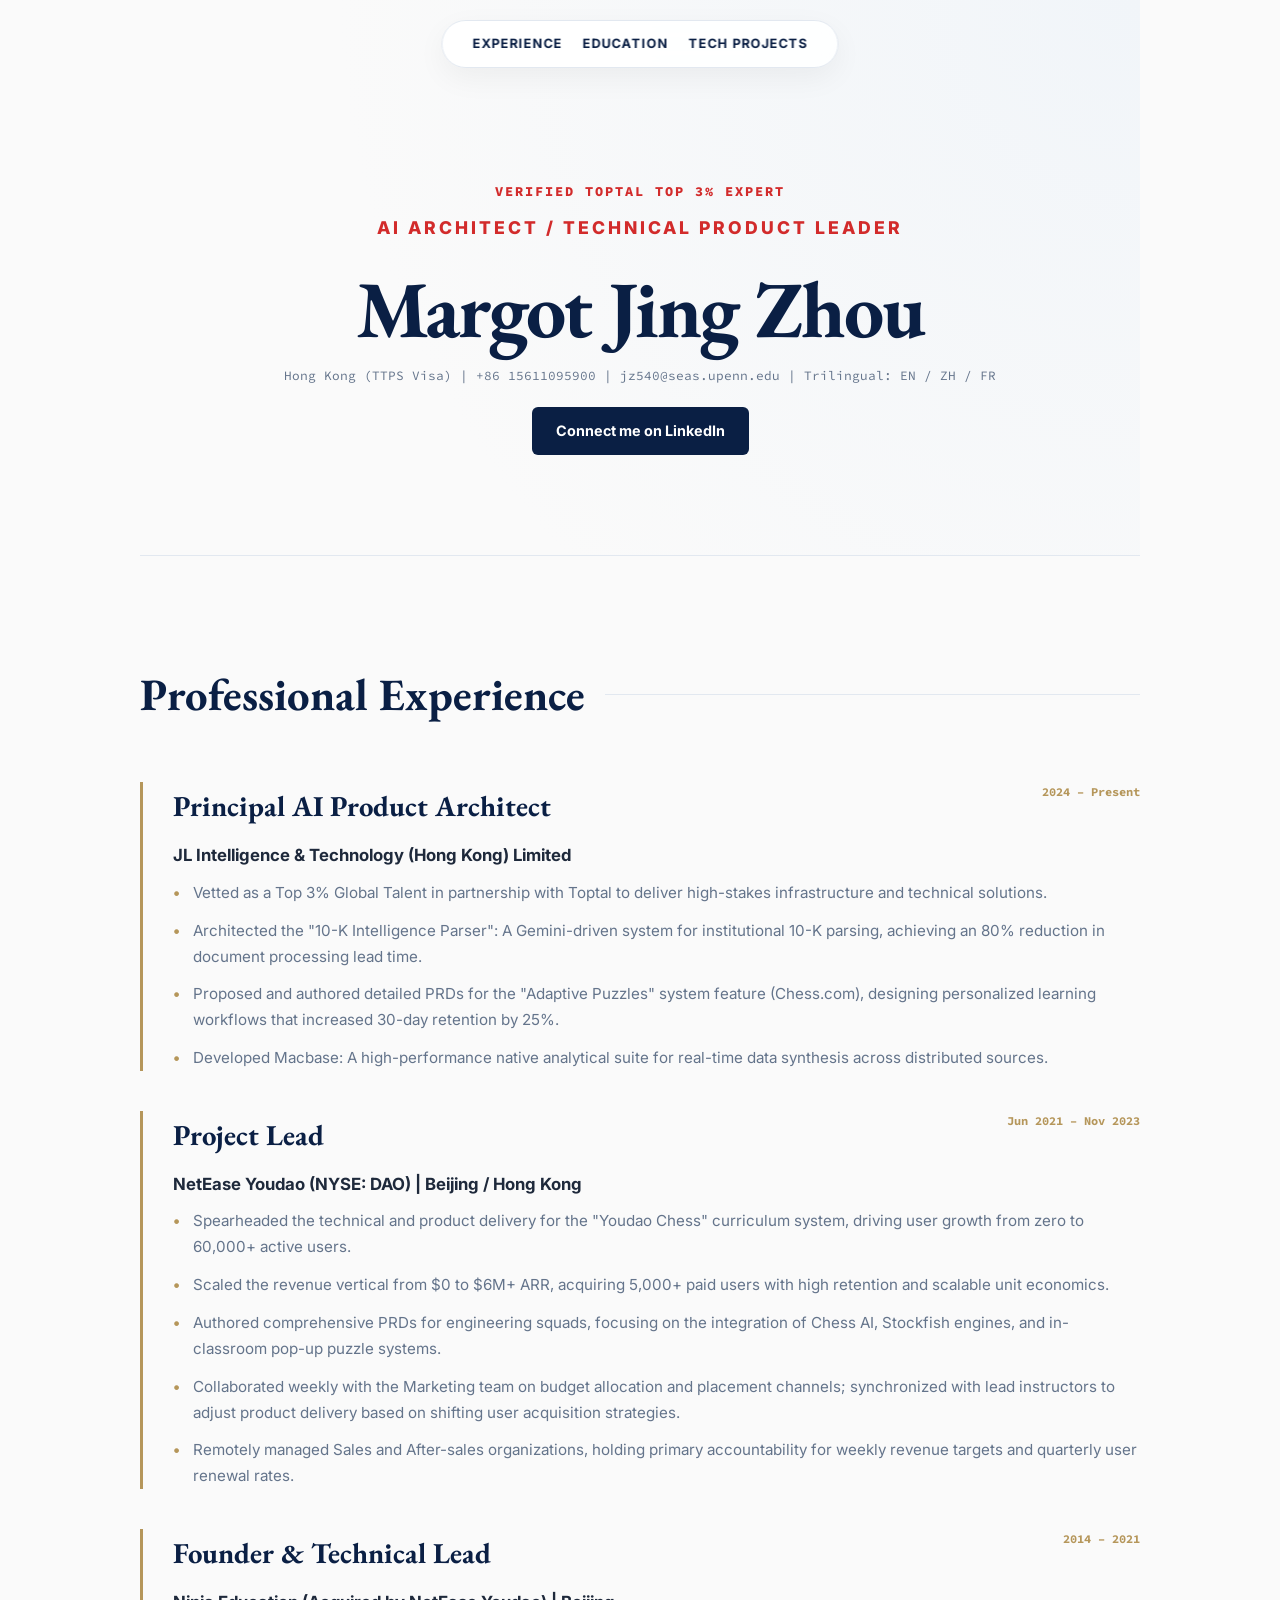
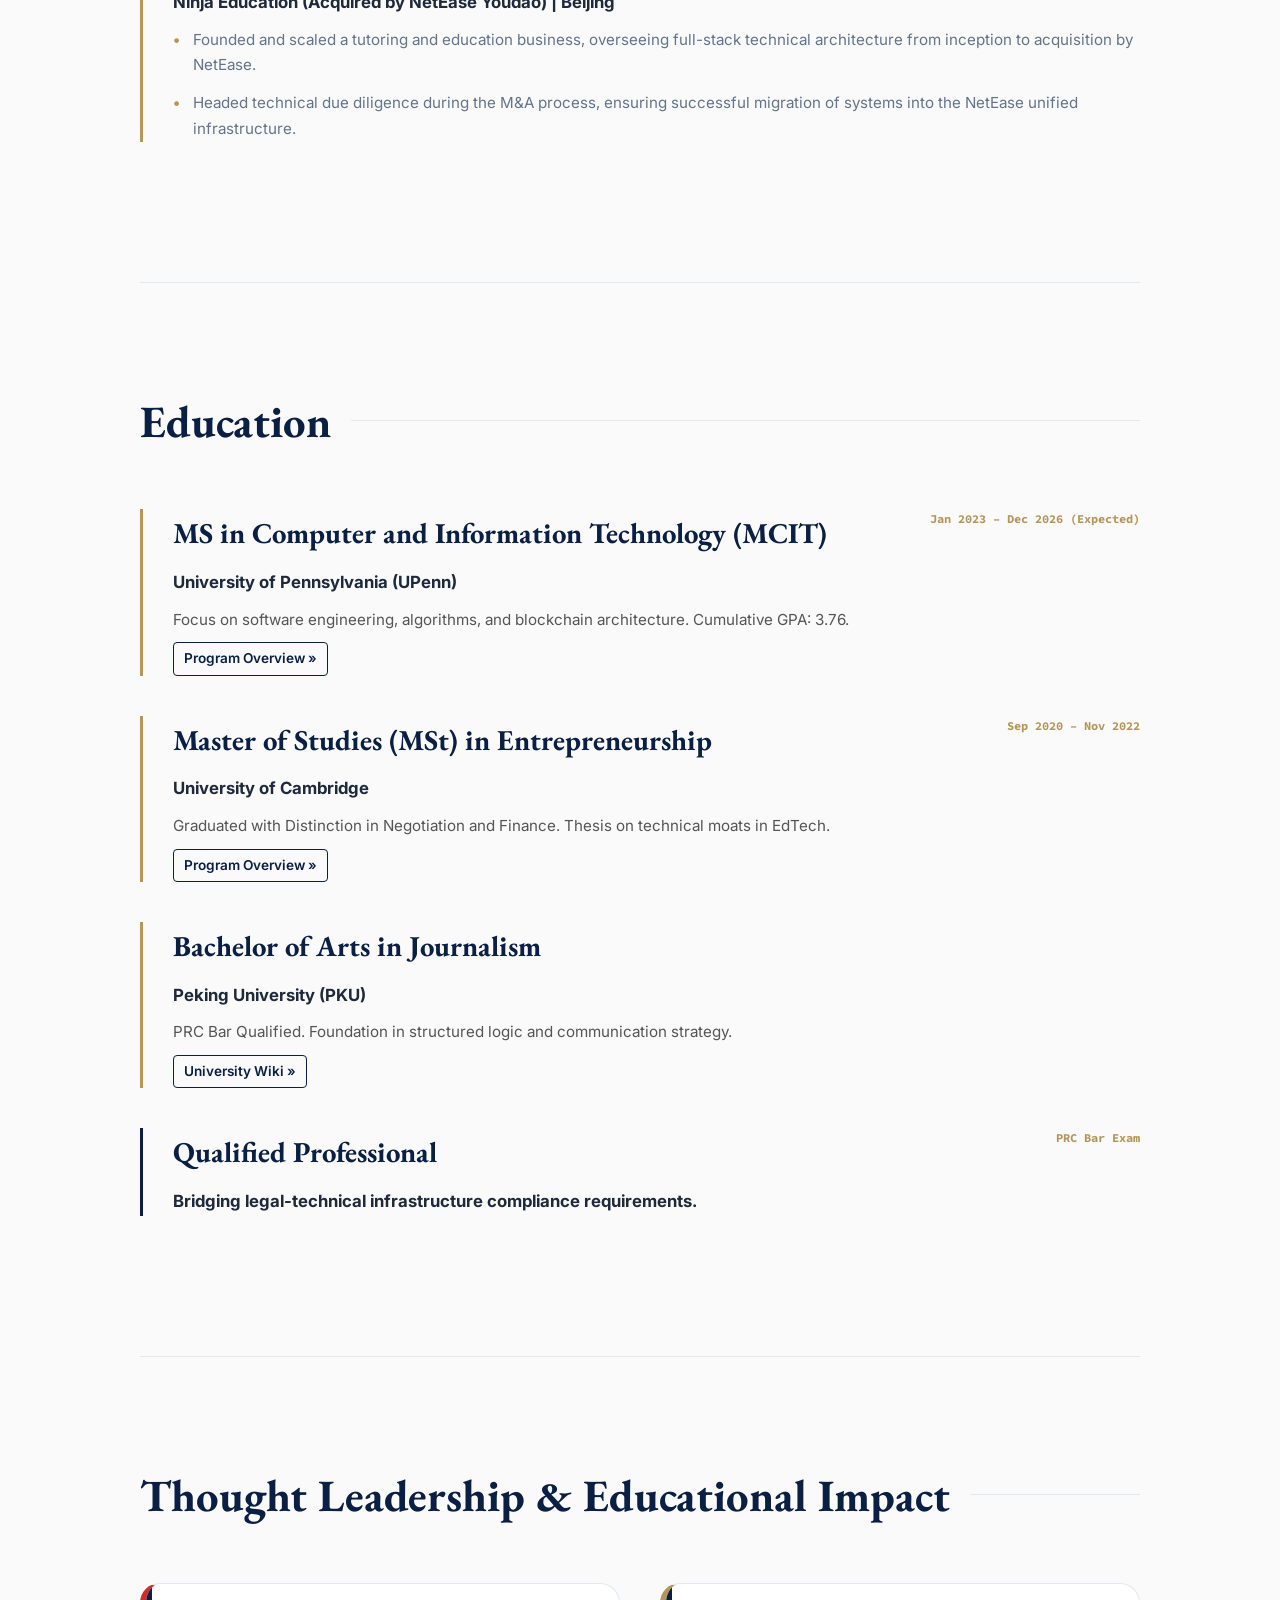
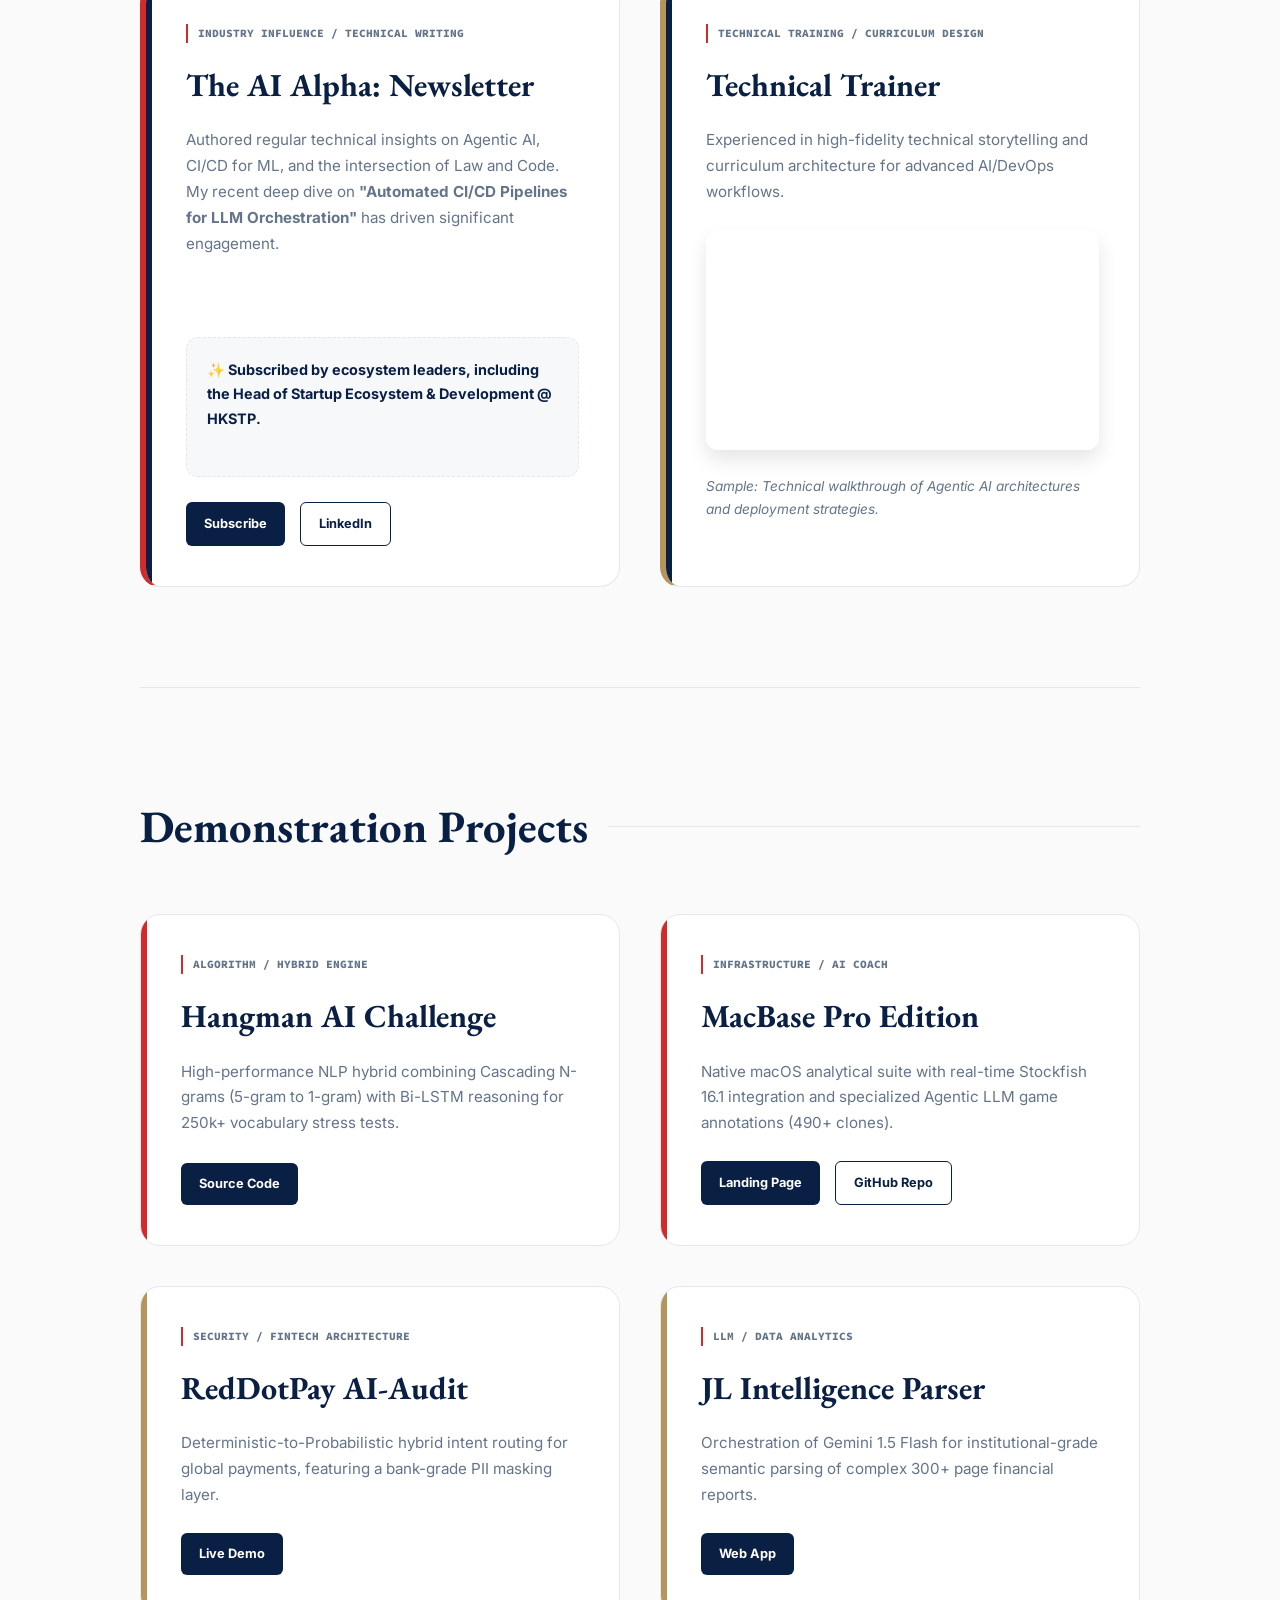
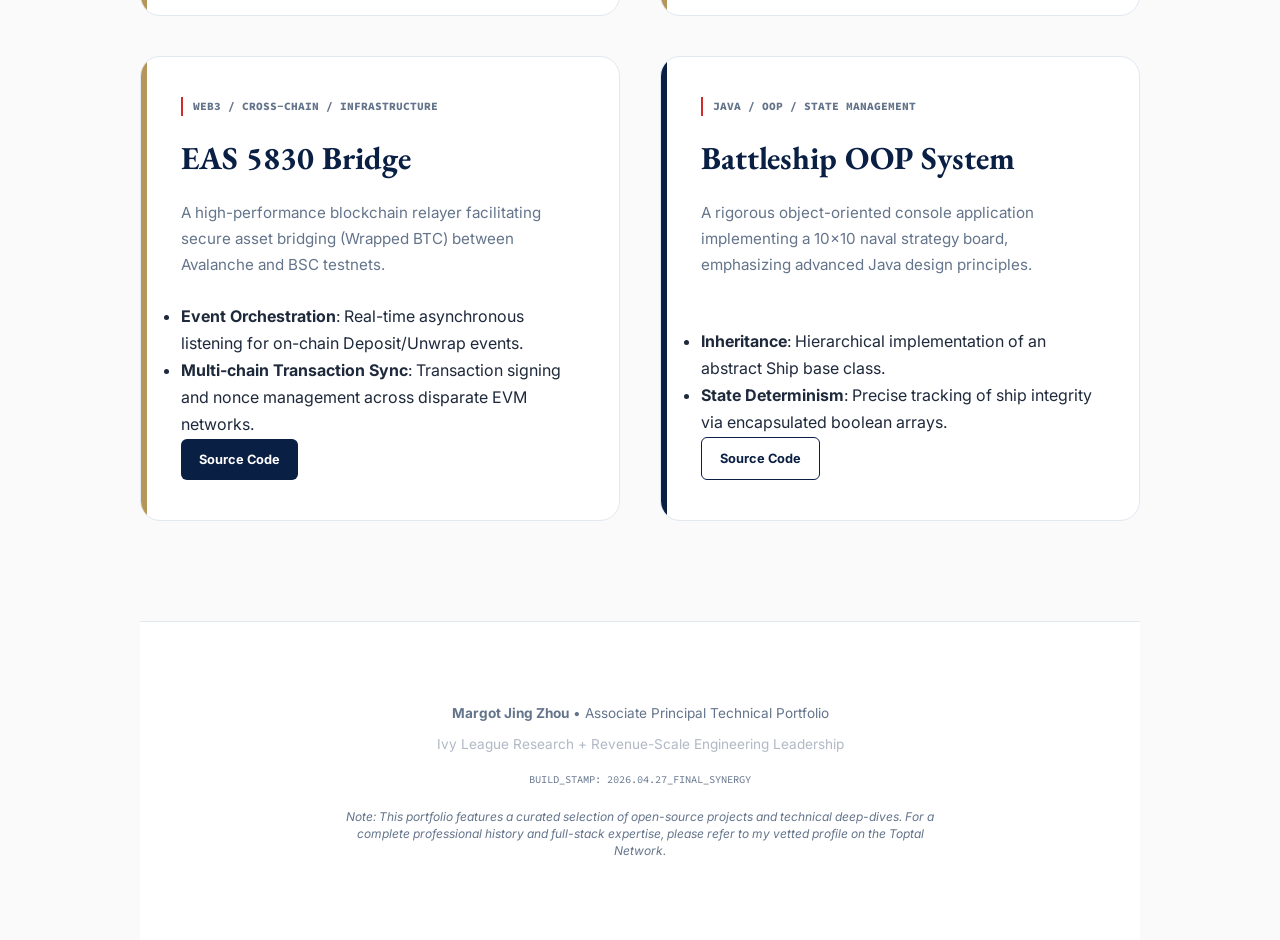
<file: astri_version.html>
<!DOCTYPE html>
<html lang="en">
<head>
    <meta charset="UTF-8">
    <meta name="viewport" content="width=device-width, initial-scale=1.0">
    <title>Margot Jing Zhou | ASTRI Associate Principal Technical Dossier</title>
    <!-- Elite Academic Typography -->
    <link rel="preconnect" href="https://fonts.googleapis.com">
    <link rel="preconnect" href="https://fonts.gstatic.com" crossorigin>
    <link href="https://fonts.googleapis.com/css2?family=EB+Garamond:wght@400;700&family=Source+Code+Pro:wght@400;600&family=Inter:wght@300;400;600;800&display=swap" rel="stylesheet">
    <!-- Wistia Video Support -->
    <script src="https://fast.wistia.com/player.js" async></script>
    <script src="https://fast.wistia.com/embed/r8h0kas808.js" async type="module"></script>
    <style>
        :root {
            --astri-blue: #0A1F44;
            --astri-red: #D22B2B;
            --academic-gold: #B5965A;
            --bg-light: #FAFAFA;
            --glass-bg: rgba(255, 255, 255, 0.9);
            --border: #E2E8F0;
            --text-main: #1E293B;
            --text-dim: #64748B;
        }

        * { margin: 0; padding: 0; box-sizing: border-box; }
        body { 
            background-color: var(--bg-light); 
            color: var(--text-main); 
            font-family: 'Inter', sans-serif; 
            line-height: 1.7; 
            scroll-behavior: smooth;
        }
        
        .container { max-width: 1080px; margin: 0 auto; padding: 0 40px; }

        /* Floating Nav */
        nav {
            position: fixed; top: 20px; left: 50%; transform: translateX(-50%);
            background: var(--glass-bg); backdrop-filter: blur(10px);
            padding: 12px 30px; border-radius: 40px; border: 1px solid var(--border);
            z-index: 1000; box-shadow: 0 10px 30px rgba(0,0,0,0.05);
            display: flex; gap: 20px; font-size: 0.8rem; font-weight: 700; text-transform: uppercase; letter-spacing: 1px;
        }
        nav a { text-decoration: none; color: var(--astri-blue); transition: 0.2s; }
        nav a:hover { color: var(--astri-red); }

        /* Header / Hero */
        header { 
            padding: 180px 0 100px 0; 
            text-align: center;
            background: radial-gradient(circle at top right, #F1F5F9 0%, transparent 70%);
        }
        h1 { 
            font-family: 'EB Garamond', serif; font-size: 5rem; letter-spacing: -2px; 
            margin-bottom: 20px; color: var(--astri-blue); line-height: 0.9;
        }
        .hero-title { 
            font-size: 1.1rem; font-weight: 800; color: var(--astri-red); 
            text-transform: uppercase; letter-spacing: 3px; margin-bottom: 30px; 
        }
        .contact-info { font-family: 'Source Code Pro', monospace; font-size: 0.8rem; color: var(--text-dim); margin-top: 20px; }

        /* Section Headings */
        section { padding: 100px 0; border-top: 1px solid var(--border); }
        h2 { 
            font-family: 'EB Garamond', serif; font-size: 2.8rem; margin-bottom: 50px; 
            color: var(--astri-blue); display: flex; align-items: center; gap: 20px;
        }
        h2::after { content: ""; flex: 1; height: 1px; background: var(--border); }

        /* Resume Grid Layout */
        .resume-entry { margin-bottom: 40px; border-left: 3px solid var(--academic-gold); padding-left: 30px; }
        .resume-header { display: flex; justify-content: space-between; align-items: flex-start; margin-bottom: 10px; }
        .resume-header h3 { font-family: 'EB Garamond', serif; font-size: 1.8rem; color: var(--astri-blue); }
        .resume-date { font-family: 'Source Code Pro', monospace; font-size: 0.75rem; color: var(--academic-gold); font-weight: 700; }
        .resume-org { font-weight: 700; color: var(--text-main); font-size: 1.05rem; margin-bottom: 10px; display: block; }
        .resume-bullets { list-style: none; }
        .resume-bullets li { font-size: 0.95rem; margin-bottom: 12px; position: relative; padding-left: 20px; color: var(--text-dim); }
        .resume-bullets li::before { content: "•"; position: absolute; left: 0; color: var(--academic-gold); font-weight: bold; }

        /* Project Cards */
        .project-grid { display: grid; grid-template-columns: 1fr 1fr; gap: 40px; }
        .p-card {
            background: #FFF; border-radius: 20px; border: 1px solid var(--border);
            padding: 40px; transition: 0.3s; position: relative; overflow: hidden;
            display: flex; flex-direction: column;
        }
        .p-card:hover { transform: translateY(-5px); box-shadow: 0 20px 40px rgba(0,0,0,0.05); }
        .p-card::before { content: ""; position: absolute; top: 0; left: 0; width: 6px; height: 100%; background: var(--astri-blue); }
        .p-card.nlp::before { background: var(--astri-red); }
        .p-card.fintech::before { background: var(--academic-gold); }

        .p-tag { font-family: 'Source Code Pro', monospace; font-size: 0.7rem; font-weight: 800; color: var(--text-dim); margin-bottom: 15px; display: block; border-left: 2px solid var(--astri-red); padding-left: 10px; text-transform: uppercase; }
        .p-card h3 { font-family: 'EB Garamond', serif; font-size: 2rem; margin-bottom: 15px; color: var(--astri-blue); }
        .p-card p { color: var(--text-dim); font-size: 0.95rem; margin-bottom: 25px; flex-grow: 1; }
        
        .p-links { display: flex; gap: 15px; margin-top: auto; }
        .btn { text-decoration: none; padding: 10px 18px; border-radius: 6px; font-weight: 700; font-size: 0.8rem; transition: 0.2s; display: inline-flex; align-items: center; gap: 8px; }
        .btn-primary { background: var(--astri-blue); color: #FFF; }
        .btn-primary:hover { background: var(--astri-red); }
        .btn-outline { border: 1px solid var(--astri-blue); color: var(--astri-blue); }
        .btn-outline:hover { background: var(--astri-blue); color: #FFF; }

        footer { padding: 80px 0; text-align: center; color: var(--text-dim); font-size: 0.85rem; background: #FFF; border-top: 1px solid var(--border); }

        @media (max-width: 900px) {
            .project-grid { grid-template-columns: 1fr; }
            h1 { font-size: 3.5rem; }
            .resume-header { flex-direction: column; gap: 5px; }
        }
    </style>
</head>
<body>

    <nav>
        <a href="#experience">Experience</a>
        <a href="#education">Education</a>
        <a href="#projects">Tech Projects</a>
    </nav>

    <div class="container">
        <!-- HERO -->
        <header>
            <div style="font-family: 'Source Code Pro', monospace; font-size: 0.85rem; color: var(--astri-red); font-weight: 800; margin-bottom: 10px; text-transform: uppercase; letter-spacing: 2px;">
                Verified Toptal Top 3% Expert
            </div>
            <div class="hero-title">AI Architect / Technical Product Leader</div>
            <h1>Margot Jing Zhou</h1>
            <div class="contact-info">
                Hong Kong (TTPS Visa) | +86 15611095900 | jz540@seas.upenn.edu | Trilingual: EN / ZH / FR
            </div>
            <div style="margin-top: 20px;">
                <a href="https://www.linkedin.com/in/jz540" target="_blank" class="btn btn-primary" style="padding: 12px 24px; font-size: 0.9rem;">Connect me on LinkedIn</a>
            </div>
        </header>

        <!-- PROFESSIONAL EXPERIENCE -->
        <section id="experience">
            <h2>Professional Experience</h2>
            
            <article class="resume-entry">
                <div class="resume-header">
                    <h3>Principal AI Product Architect</h3>
                    <span class="resume-date">2024 – Present</span>
                </div>
                <span class="resume-org">JL Intelligence & Technology (Hong Kong) Limited</span>
                <ul class="resume-bullets">
                    <li>Vetted as a Top 3% Global Talent in partnership with Toptal to deliver high-stakes infrastructure and technical solutions.</li>
                    <li>Architected the "10-K Intelligence Parser": A Gemini-driven system for institutional 10-K parsing, achieving an 80% reduction in document processing lead time.</li>
                    <li>Proposed and authored detailed PRDs for the "Adaptive Puzzles" system feature (Chess.com), designing personalized learning workflows that increased 30-day retention by 25%.</li>
                    <li>Developed Macbase: A high-performance native analytical suite for real-time data synthesis across distributed sources.</li>
                </ul>
            </article>

            <article class="resume-entry">
                <div class="resume-header">
                    <h3>Project Lead</h3>
                    <span class="resume-date">Jun 2021 – Nov 2023</span>
                </div>
                <span class="resume-org">NetEase Youdao (NYSE: DAO) | Beijing / Hong Kong</span>
                <ul class="resume-bullets">
                    <li>Spearheaded the technical and product delivery for the "Youdao Chess" curriculum system, driving user growth from zero to 60,000+ active users.</li>
                    <li>Scaled the revenue vertical from $0 to $6M+ ARR, acquiring 5,000+ paid users with high retention and scalable unit economics.</li>
                    <li>Authored comprehensive PRDs for engineering squads, focusing on the integration of Chess AI, Stockfish engines, and in-classroom pop-up puzzle systems.</li>
                    <li>Collaborated weekly with the Marketing team on budget allocation and placement channels; synchronized with lead instructors to adjust product delivery based on shifting user acquisition strategies.</li>
                    <li>Remotely managed Sales and After-sales organizations, holding primary accountability for weekly revenue targets and quarterly user renewal rates.</li>
                </ul>
            </article>

            <article class="resume-entry">
                <div class="resume-header">
                    <h3>Founder & Technical Lead</h3>
                    <span class="resume-date">2014 – 2021</span>
                </div>
                <span class="resume-org">Ninja Education (Acquired by NetEase Youdao) | Beijing</span>
                <ul class="resume-bullets">
                    <li>Founded and scaled a tutoring and education business, overseeing full-stack technical architecture from inception to acquisition by NetEase.</li>
                    <li>Headed technical due diligence during the M&A process, ensuring successful migration of systems into the NetEase unified infrastructure.</li>
                </ul>
            </article>
        </section>

        <!-- EDUCATION -->
        <section id="education">
            <h2>Education</h2>
            
            <article class="resume-entry">
                <div class="resume-header">
                    <h3>MS in Computer and Information Technology (MCIT)</h3>
                    <span class="resume-date">Jan 2023 – Dec 2026 (Expected)</span>
                </div>
                <span class="resume-org">University of Pennsylvania (UPenn)</span>
                <div class="resume-desc" style="font-size: 0.95rem; margin-top: 5px; color: #555;">Focus on software engineering, algorithms, and blockchain architecture. Cumulative GPA: 3.76.</div>
                <div style="margin-top: 10px;">
                    <a href="https://online.seas.upenn.edu/degrees/mcit-online/" target="_blank" style="font-size: 0.85rem; font-weight: 600; color: var(--astri-blue); text-decoration: none; border: 1px solid var(--astri-blue); padding: 4px 10px; border-radius: 4px; display: inline-block;">Program Overview &raquo;</a>
                </div>
            </article>

            <article class="resume-entry">
                <div class="resume-header">
                    <h3>Master of Studies (MSt) in Entrepreneurship</h3>
                    <span class="resume-date">Sep 2020 – Nov 2022</span>
                </div>
                <span class="resume-org">University of Cambridge</span>
                <div class="resume-desc" style="font-size: 0.95rem; margin-top: 5px; color: #555;">Graduated with Distinction in Negotiation and Finance. Thesis on technical moats in EdTech.</div>
                <div style="margin-top: 10px;">
                    <a href="https://www.jbs.cam.ac.uk/programs/mst-entrepreneurship/" target="_blank" style="font-size: 0.85rem; font-weight: 600; color: var(--astri-blue); text-decoration: none; border: 1px solid var(--astri-blue); padding: 4px 10px; border-radius: 4px; display: inline-block;">Program Overview &raquo;</a>
                </div>
            </article>

            <article class="resume-entry">
                <div class="resume-header">
                    <h3>Bachelor of Arts in Journalism</h3>
                </div>
                <span class="resume-org">Peking University (PKU)</span>
                <div class="resume-desc" style="font-size: 0.95rem; margin-top: 5px; color: #555;">PRC Bar Qualified. Foundation in structured logic and communication strategy.</div>
                <div style="margin-top: 10px;">
                    <a href="https://en.wikipedia.org/wiki/Peking_University" target="_blank" style="font-size: 0.85rem; font-weight: 600; color: var(--astri-blue); text-decoration: none; border: 1px solid var(--astri-blue); padding: 4px 10px; border-radius: 4px; display: inline-block;">University Wiki &raquo;</a>
                </div>
            </article>

            <article class="resume-entry" style="border-left: 3px solid var(--astri-blue);">
                <div class="resume-header">
                    <h3>Qualified Professional</h3>
                    <span class="resume-date">PRC Bar Exam</span>
                </div>
                <div class="resume-org">Bridging legal-technical infrastructure compliance requirements.</div>
            </article>
        </section>

        <!-- THOUGHT LEADERSHIP & IMPACT -->
        <section id="impact">
            <h2>Thought Leadership & Educational Impact</h2>
            <div class="project-grid">
                <!-- Newsletter -->
                <div class="p-card" style="border-left: 6px solid var(--astri-red);">
                    <span class="p-tag">INDUSTRY INFLUENCE / TECHNICAL WRITING</span>
                    <h3>The AI Alpha: Newsletter</h3>
                    <p>Authored regular technical insights on Agentic AI, CI/CD for ML, and the intersection of Law and Code. My recent deep dive on <b>"Automated CI/CD Pipelines for LLM Orchestration"</b> has driven significant engagement.</p>
                    
                    <div style="background: rgba(10, 31, 68, 0.03); padding: 20px; border-radius: 12px; margin-bottom: 25px; border: 1px dashed var(--border);">
                        <p style="font-size: 0.9rem; color: var(--astri-blue); font-weight: 700;">
                            ✨ Subscribed by ecosystem leaders, including the <b>Head of Startup Ecosystem & Development @ HKSTP</b>.
                        </p>
                    </div>

                    <div class="p-links">
                        <a href="https://www.linkedin.com/newsletters/the-ai-alpha-jl-intelligence-7432435107556163586/" class="btn btn-primary">Subscribe</a>
                        <a href="https://www.linkedin.com/in/jz540" class="btn btn-outline">LinkedIn</a>
                    </div>
                </div>

                <!-- Education / Loom -->
                <div class="p-card" style="border-left: 6px solid var(--academic-gold);">
                    <span class="p-tag">TECHNICAL TRAINING / CURRICULUM DESIGN</span>
                    <h3>Technical Trainer</h3>
                    <p>Experienced in high-fidelity technical storytelling and curriculum architecture for advanced AI/DevOps workflows.</p>
                    
                    <!-- Loom Embed -->
                    <div style="margin-bottom: 25px; border-radius: 12px; overflow: hidden; box-shadow: 0 10px 20px rgba(0,0,0,0.1);">
                        <style>wistia-player[media-id='r8h0kas808']:not(:defined) { background: center / contain no-repeat url('https://fast.wistia.com/embed/medias/r8h0kas808/swatch'); display: block; filter: blur(5px); padding-top:55.94%; }</style> 
                        <wistia-player media-id="r8h0kas808" aspect="1.7877094972067038"></wistia-player>
                    </div>

                    <p style="font-size: 0.85rem; color: var(--text-dim);">
                        <i>Sample: Technical walkthrough of Agentic AI architectures and deployment strategies.</i>
                    </p>
                </div>
            </div>
        </section>

        <!-- CORE PROJECTS -->
        <section id="projects">
            <h2>Demonstration Projects</h2>
            <div class="project-grid">
                <!-- Hangman -->
                <div class="p-card nlp">
                    <span class="p-tag">Algorithm / Hybrid Engine</span>
                    <h3>Hangman AI Challenge</h3>
                    <p>High-performance NLP hybrid combining Cascading N-grams (5-gram to 1-gram) with Bi-LSTM reasoning for 250k+ vocabulary stress tests.</p>
                    <div class="p-links">
                        <a href="https://github.com/joe-ging/Hangman_API_Challenge" class="btn btn-primary">Source Code</a>
                    </div>
                </div>

                <!-- MacBase -->
                <div class="p-card nlp">
                    <span class="p-tag">Infrastructure / AI Coach</span>
                    <h3>MacBase Pro Edition</h3>
                    <p>Native macOS analytical suite with real-time Stockfish 16.1 integration and specialized Agentic LLM game annotations (490+ clones).</p>
                    <div class="p-links">
                        <a href="https://joe-ging.github.io/macbase-app/" class="btn btn-primary">Landing Page</a>
                        <a href="https://github.com/joe-ging/macbase" class="btn btn-outline">GitHub Repo</a>
                    </div>
                </div>

                <!-- RedotPay -->
                <div class="p-card fintech">
                    <span class="p-tag">Security / FinTech Architecture</span>
                    <h3>RedDotPay AI-Audit</h3>
                    <p>Deterministic-to-Probabilistic hybrid intent routing for global payments, featuring a bank-grade PII masking layer.</p>
                    <div class="p-links">
                        <a href="https://joe-ging.github.io/redotpay-ai-audit-demo/" class="btn btn-primary">Live Demo</a>
                    </div>
                </div>

                <!-- JL Parser -->
                <div class="p-card fintech">
                    <span class="p-tag">LLM / Data Analytics</span>
                    <h3>JL Intelligence Parser</h3>
                    <p>Orchestration of Gemini 1.5 Flash for institutional-grade semantic parsing of complex 300+ page financial reports.</p>
                    <div class="p-links">
                        <a href="https://jl-intelligence.netlify.app" class="btn btn-primary">Web App</a>
                    </div>
                </div>

                <!-- Bridge -->
                <div class="p-card fintech">
                    <span class="p-tag">Web3 / Cross-chain / Infrastructure</span>
                    <h3>EAS 5830 Bridge</h3>
                    <p>A high-performance blockchain relayer facilitating secure asset bridging (Wrapped BTC) between Avalanche and BSC testnets.</p>
                    <ul class="p-features">
                        <li><strong>Event Orchestration</strong>: Real-time asynchronous listening for on-chain Deposit/Unwrap events.</li>
                        <li><strong>Multi-chain Transaction Sync</strong>: Transaction signing and nonce management across disparate EVM networks.</li>
                    </ul>
                    <div class="p-links">
                        <a href="https://github.com/joe-ging/EAS5830_CrossChain_Bridge" class="btn btn-primary">Source Code</a>
                    </div>
                </div>

                <!-- Battleship -->
                <div class="p-card">
                    <span class="p-tag">JAVA / OOP / STATE MANAGEMENT</span>
                    <h3>Battleship OOP System</h3>
                    <p>A rigorous object-oriented console application implementing a 10x10 naval strategy board, emphasizing advanced Java design principles.</p>
                    <ul class="p-features">
                        <li><strong>Inheritance</strong>: Hierarchical implementation of an abstract Ship base class.</li>
                        <li><strong>State Determinism</strong>: Precise tracking of ship integrity via encapsulated boolean arrays.</li>
                    </ul>
                    <div class="p-links">
                        <a href="https://github.com/joe-ging/Battleship_Java_OOP_System" class="btn btn-outline">Source Code</a>
                    </div>
                </div>
            </div>
        </section>

        <footer>
            <p><strong>Margot Jing Zhou</strong> • Associate Principal Technical Portfolio</p>
            <p style="margin-top: 8px; opacity: 0.5;">Ivy League Research + Revenue-Scale Engineering Leadership</p>
            <p style="margin-top: 15px; font-family: 'Source Code Pro', monospace; font-size: 0.65rem;">BUILD_STAMP: 2026.04.27_FINAL_SYNERGY</p>
            <p style="margin-top: 20px; font-size: 0.75rem; color: var(--text-dim); font-style: italic; max-width: 600px; margin-left: auto; margin-right: auto; line-height: 1.4;">
                Note: This portfolio features a curated selection of open-source projects and technical deep-dives. For a complete professional history and full-stack expertise, please refer to my vetted profile on the Toptal Network.
            </p>
        </footer>
    </div>
</body>
</html>
</file>
